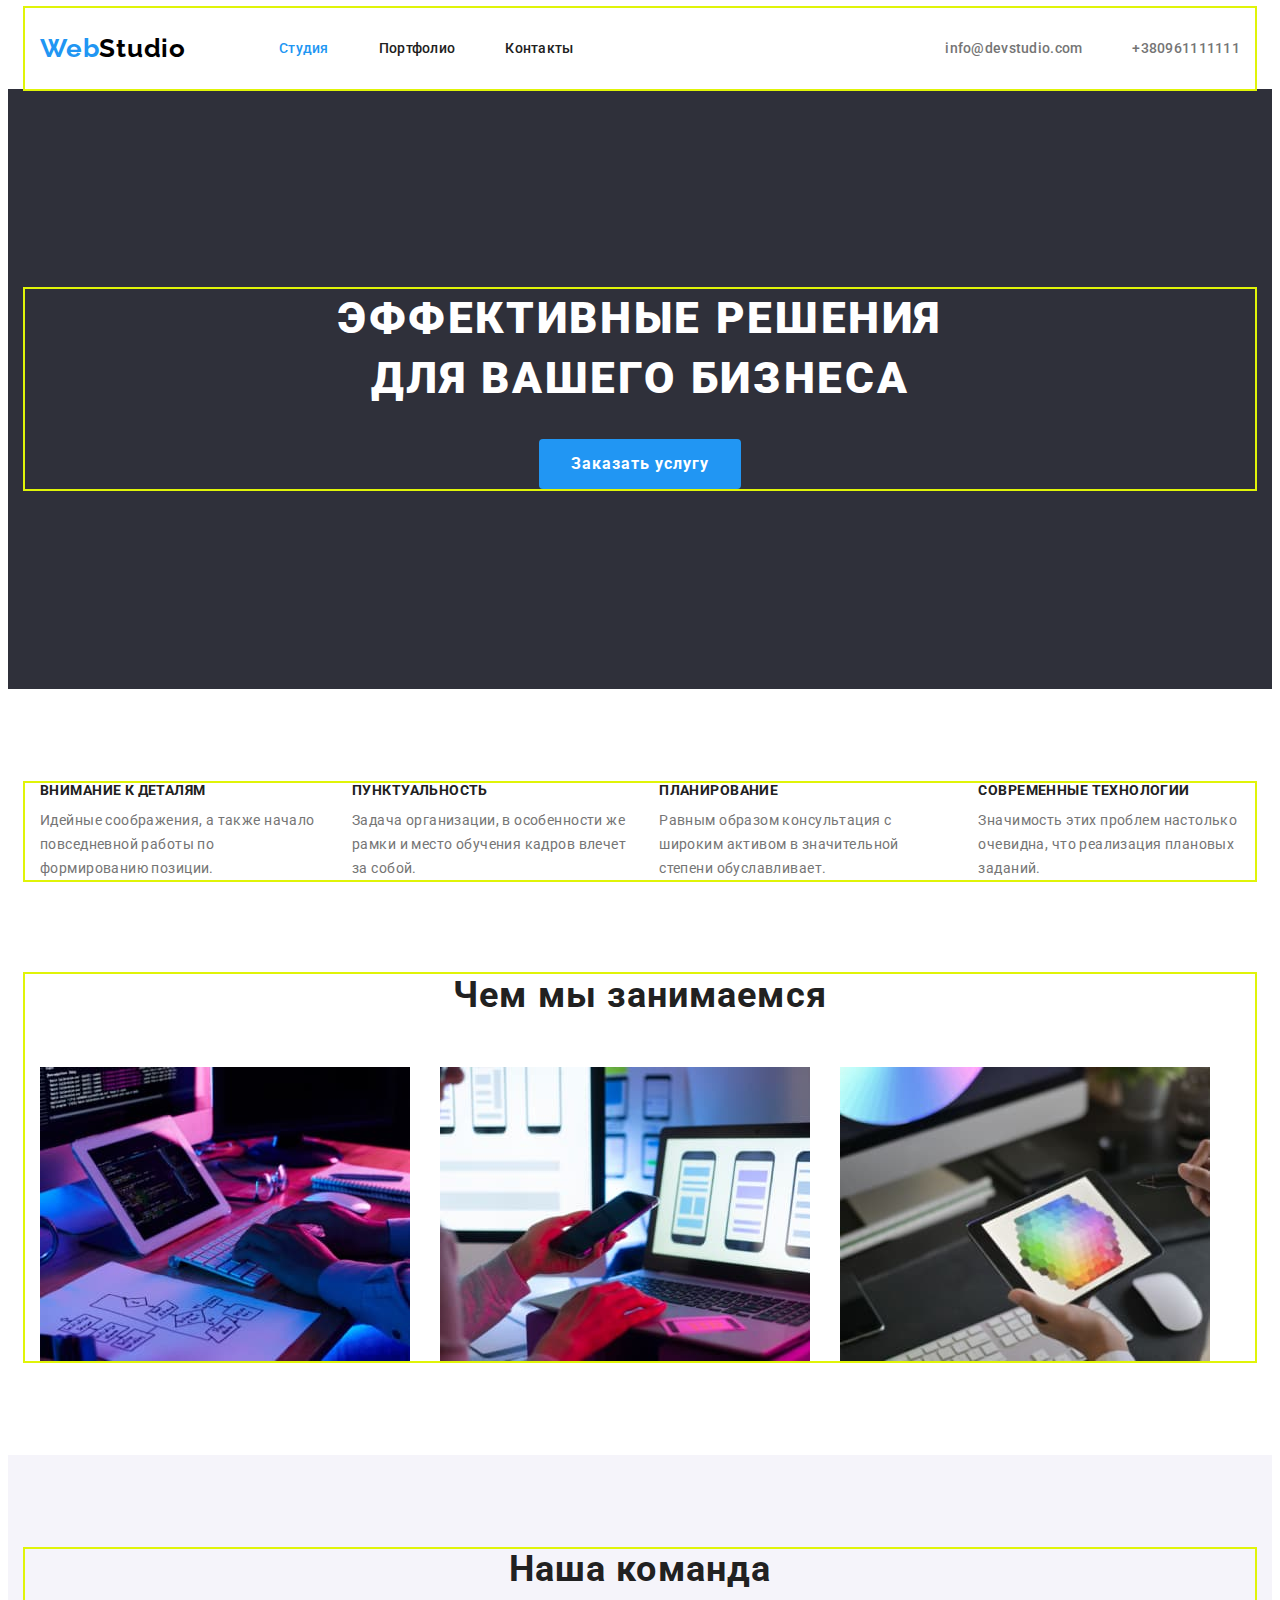
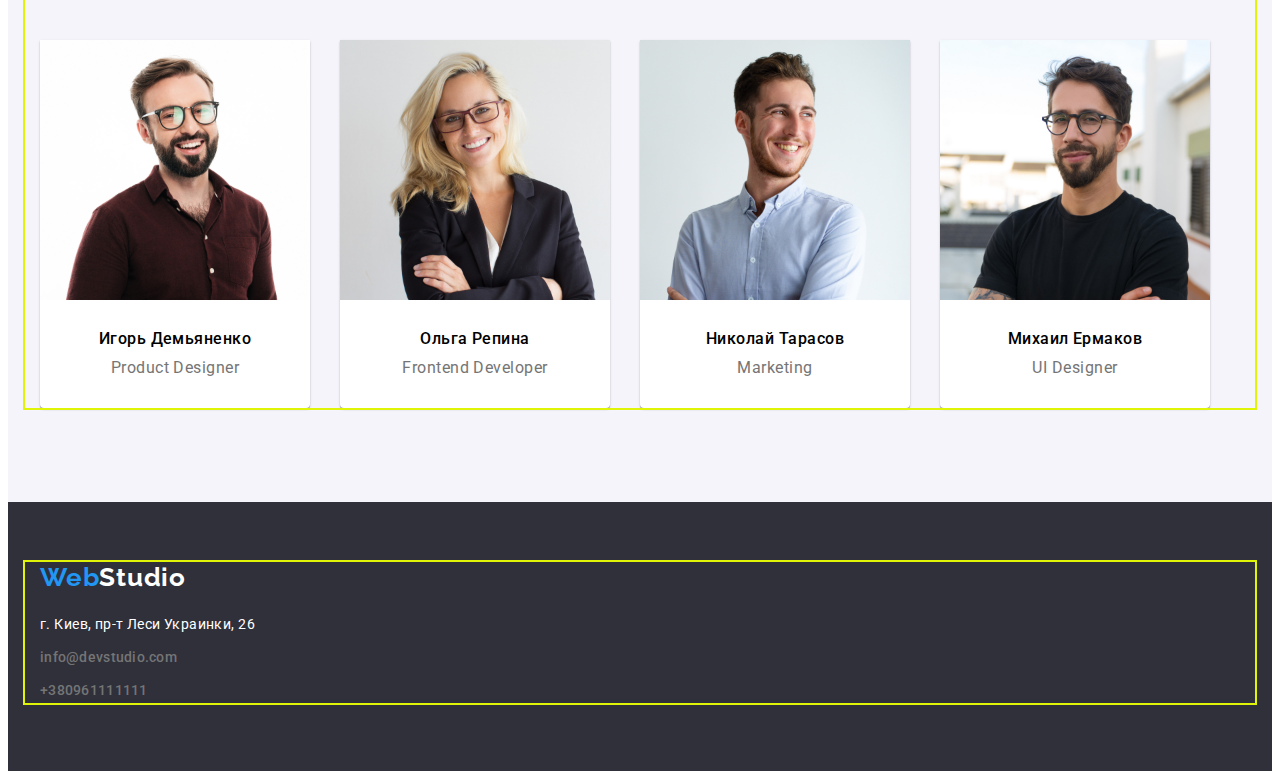
<file: index.html>
<!DOCTYPE html>
<html lang="ru">
  <head>
    <link
      href="https://fonts.googleapis.com/css2?family=Raleway:wght@700&family=Roboto:wght@400;500;700;900&display=swap"
      rel="stylesheet"
    />
    <style>
      @import url('https://fonts.googleapis.com/css2?family=Raleway:wght@700&family=Roboto:wght@400;500;700;900&display=swap');
    </style>
    <meta charset="UTF-8" />
    <meta http-equiv="X-UA-Compatible" content="IE=edge" />
    <meta name="viewport" content="width=device-width, initial-scale=1.0" />
    <title>Document</title>
    <!--Normalize start-->
    <link
      rel="stylesheet"
      href="https://cdnjs.cloudflare.com/ajax/libs/modern-normalize/1.1.0/modern-normalize.min.css"
      integrity="sha512-wpPYUAdjBVSE4KJnH1VR1HeZfpl1ub8YT/NKx4PuQ5NmX2tKuGu6U/JRp5y+Y8XG2tV+wKQpNHVUX03MfMFn9Q=="
      crossorigin="anonymous"
      referrerpolicy="no-referrer"
    />
    <!--Normalize end-->
    <!--Custom stiles start-->
    <link rel="stylesheet" href="./css/styles.css" />
    <!--Custon stiles end-->
  </head>
  <body>
    <!--site header-->
    <header>
      <div class="header-ctr container">
        <nav class="header-nav">
          <a href="./index.html" class="header-logo link"><span class="logo">Web</span>Studio </a>
          <ul class="site-nav list">
            <li class="header-item">
              <a href="./index.html" class="header-link link current">Студия</a>
            </li>
            <li class="header-item">
              <a href="./portfolio.html" class="header-link link">Портфолио</a>
            </li>
            <li class="header-item"><a href="#" class="header-link link">Контакты</a></li>
          </ul>
        </nav>
        <ul class="auth-nav list">
          <li class="header-item">
            <a href="mailto:info@devstudio.com" class="header-link link">info@devstudio.com</a>
          </li>
          <li class="header-item">
            <a href="tel:+380961111111" class="header-link link">+380961111111</a>
          </li>
        </ul>
      </div>
    </header>
    <!--menu-->
    <main>
      <section class="business">
        <div class="business-ctr container">
          <h1 class="business-title">Эффективные решения для вашего бизнеса</h1>
          <button type="button" class="business-btn">Заказать услугу</button>
        </div>
      </section>
      <!--our features-->
      <section class="ftr section">
        <div class="ftr-container container">
          <h2 class="visually-hidden">Наши особенности</h2>
          <ul class="feature-list list">
            <li class="ftr-item">
              <h3 class="ftr-title">Внимание к деталям</h3>
              <p class="ftr-text">
                Идейные соображения, а также начало повседневной работы по формированию позиции.
              </p>
            </li>
            <li class="ftr-item">
              <h3 class="ftr-title">Пунктуальность</h3>
              <p class="ftr-text">
                Задача организации, в особенности же рамки и место обучения кадров влечет за собой.
              </p>
            </li>
            <li class="ftr-item">
              <h3 class="ftr-title">Планирование</h3>
              <p class="ftr-text">
                Равным образом консультация с широким активом в значительной степени обуславливает.
              </p>
            </li>
            <li class="ftr-item">
              <h3 class="ftr-title">Современные технологии</h3>
              <p class="ftr-text">
                Значимость этих проблем настолько очевидна, что реализация плановых заданий.
              </p>
            </li>
          </ul>
        </div>
      </section>
      <section class="work section">
        <div class="work-container container">
          <h2 class="work-title">Чем мы занимаемся</h2>
          <ul class="work-list list">
            <li class="work-item">
              <img src="./images/box1.jpg" class="work-photo" alt="work examples" width="370" />
            </li>
            <li class="work-item">
              <img src="./images/box2.jpg" class="work-photo" alt="work examples" width="370" />
            </li>
            <li class="work-item">
              <img src="./images/box3.jpg" class="work-photo" alt="work examples" width="370" />
            </li>
          </ul>
        </div>
      </section>
      <!--command-->
      <section class="command section">
        <div class="cmd-container container">
          <h2 class="command-title">Наша команда</h2>
          <ul class="cmd-list list">
            <li class="cmd-link">
              <img src="./images/img.jpg" class="command-photo" alt="photo" width="270" />
              <div class="cmd-item">
                <h3 class="command-name">Игорь Демьяненко</h3>
                <p class="command-text">Product Designer</p>
              </div>
            </li>
            <li class="cmd-link">
              <img src="./images/img(1).jpg" class="command-photo" alt="photo" width="270" />
              <div class="cmd-item">
                <h3 class="command-name">Ольга Репина</h3>
                <p class="command-text">Frontend Developer</p>
              </div>
            </li>
            <li class="cmd-link">
              <img src="./images/img(2).jpg" class="command-photo" alt="photo" width="270" />
              <div class="cmd-item">
                <h3 class="command-name">Николай Тарасов</h3>
                <p class="command-text">Marketing</p>
              </div>
            </li>
            <li class="cmd-link">
              <img src="./images/img(3).jpg" class="command-photo" alt="photo" width="270" />
              <div class="cmd-item">
                <h3 class="command-name">Михаил Ермаков</h3>
                <p class="command-text">UI Designer</p>
              </div>
            </li>
          </ul>
        </div>
      </section>
    </main>
    <!--site footer-->
    <footer>
      <div class="footer-container container">
        <a href="./index.html" class="footer-logo link"><span class="logo">Web</span>Studio</a>
        <address>
          <ul class="footer-auth-nav list">
            <li class="footer-item">
              <a
                href="https://goo.gl/maps/1xEYQ6vVZ9jPNZn68"
                class="footer-maps link"
                target="_blank"
                rel="noopener noreferrer"
                title="Карты Google"
                >г. Киев, пр-т Леси Украинки, 26</a
              >
            </li>
            <li class="footer-item">
              <a href="mailto:info@devstudio.com" class="adres-link link">info@devstudio.com</a>
            </li>
            <li class="footer-item">
              <a href="tel:+380961111111" class="adres-link link">+380961111111</a>
            </li>
          </ul>
        </address>
      </div>
    </footer>
  </body>
</html>
</file>
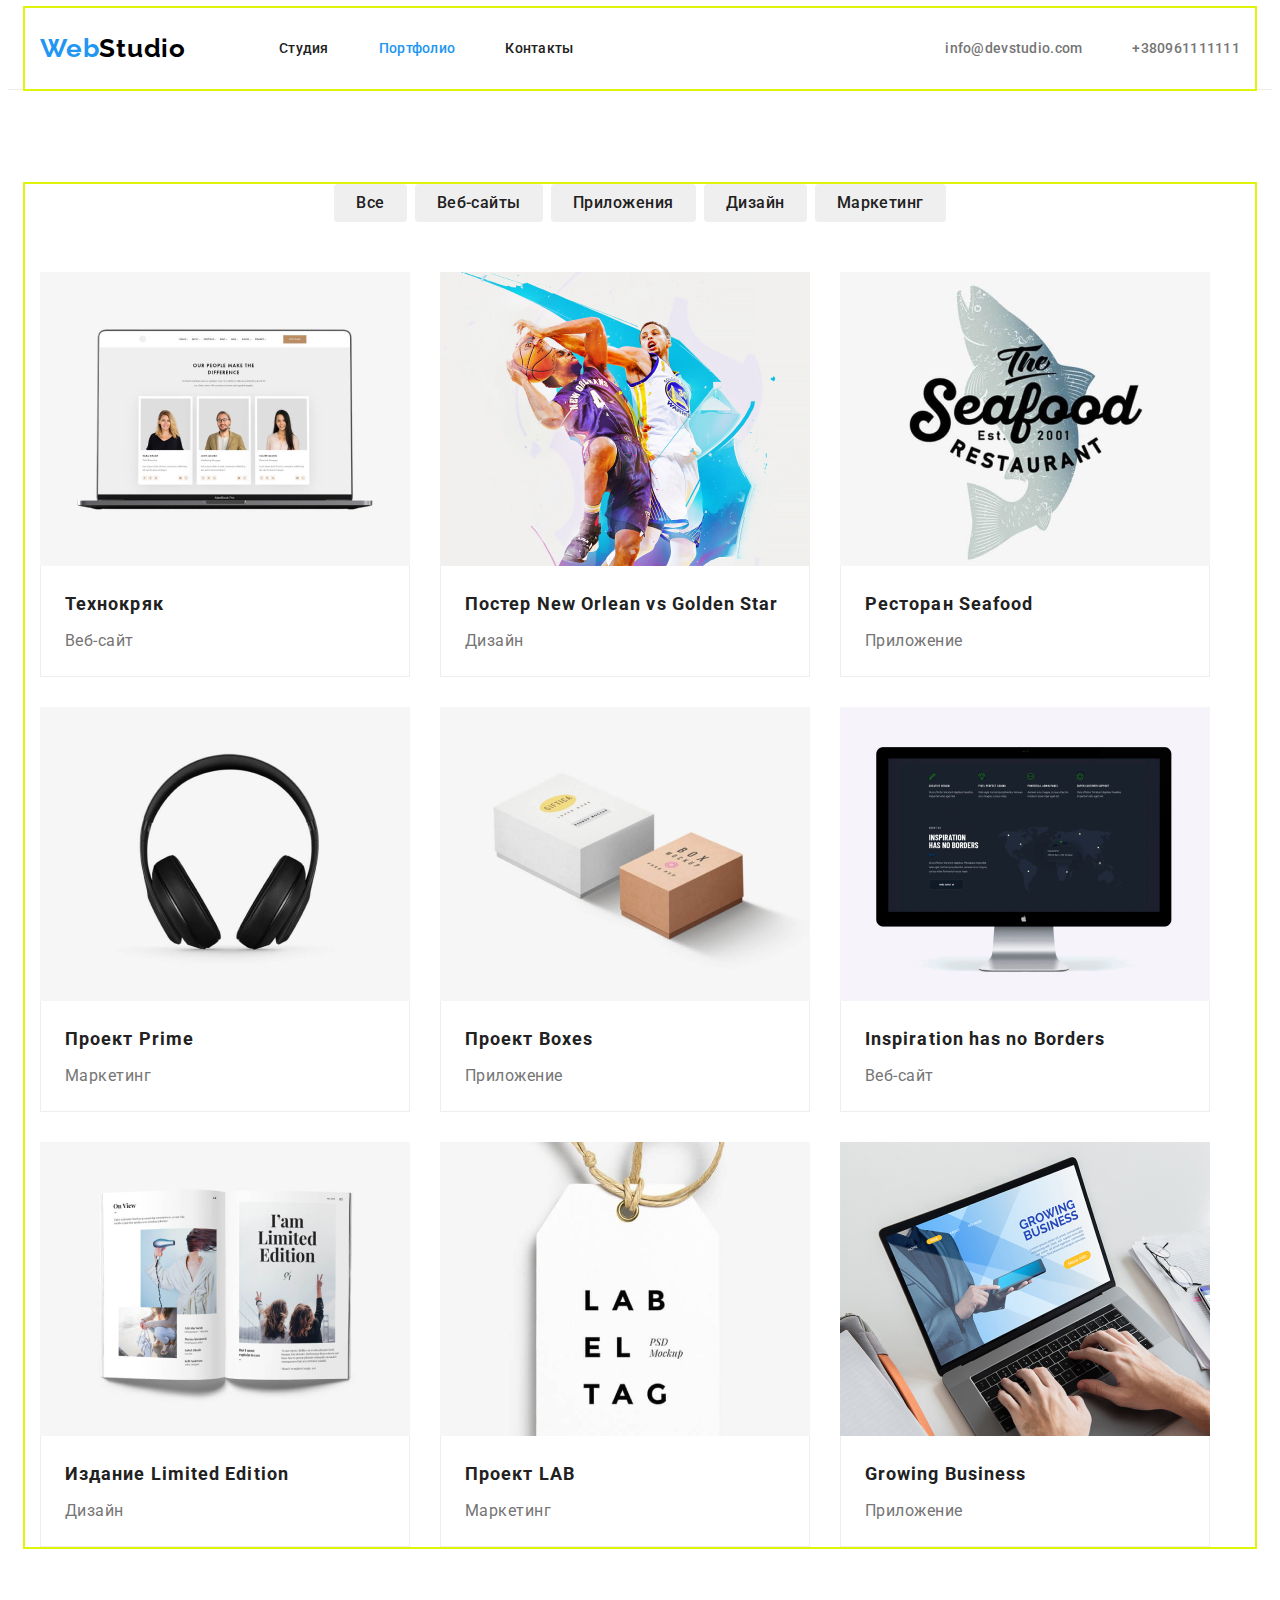
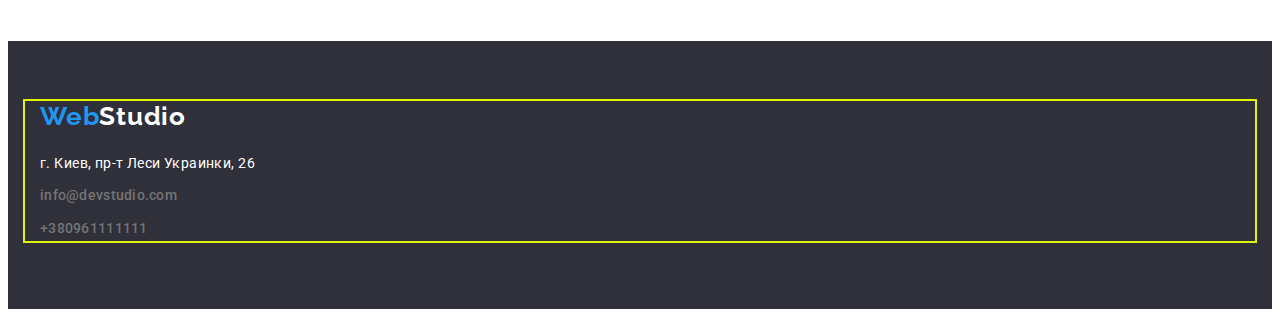
<file: portfolio.html>
<!DOCTYPE html>
<html lang="ru">
  <head>
    <link
      href="https://fonts.googleapis.com/css2?family=Raleway:wght@700&family=Roboto:wght@400;500;700;900&display=swap"
      rel="stylesheet"
    />
    <style>
      @import url('https://fonts.googleapis.com/css2?family=Raleway:wght@700&family=Roboto:wght@400;500;700;900&display=swap');
    </style>
    <meta charset="UTF-8" />
    <meta http-equiv="X-UA-Compatible" content="IE=edge" />
    <meta name="viewport" content="width=device-width, initial-scale=1.0" />
    <title>Document</title>
    <!--Normalize start-->
    <link
      rel="stylesheet"
      href="https://cdnjs.cloudflare.com/ajax/libs/modern-normalize/1.1.0/modern-normalize.min.css"
      integrity="sha512-wpPYUAdjBVSE4KJnH1VR1HeZfpl1ub8YT/NKx4PuQ5NmX2tKuGu6U/JRp5y+Y8XG2tV+wKQpNHVUX03MfMFn9Q=="
      crossorigin="anonymous"
      referrerpolicy="no-referrer"
    />
    <!--Normalize end-->
    <!--Custom stiles start-->
    <link rel="stylesheet" href="./css/styles.css" />
    <!--Custon stiles end-->
  </head>
  <body>
    <!--site header-->
    <header class="header-portfolio">
      <div class="header-ctr container">
        <nav class="header-nav">
          <a href="./index.html" class="header-logo link"><span class="logo">Web</span>Studio </a>
          <ul class="site-nav list">
            <li class="header-item">
              <a href="./index.html" class="header-link link">Студия</a>
            </li>
            <li class="header-item">
              <a href="./portfolio.html" class="header-link link current">Портфолио</a>
            </li>
            <li class="header-item"><a href="#" class="header-link link">Контакты</a></li>
          </ul>
        </nav>
        <ul class="auth-nav list">
          <li class="header-item">
            <a href="mailto:info@devstudio.com" class="header-link link">info@devstudio.com</a>
          </li>
          <li class="header-item">
            <a href="tel:+380961111111" class="header-link link">+380961111111</a>
          </li>
        </ul>
      </div>
    </header>
    <!--menu-->
    <main>
      <section class="section">
        <div class="working container">
          <h1 class="visually-hidden">Навигация</h1>
          <ul class="visually-list list">
            <li class="button-item">
              <button type="button" class="button-nav link">Все</button>
            </li>
            <li class="button-item">
              <button type="button" class="button-nav link">Веб-сайты</button>
            </li>
            <li class="button-item">
              <button type="button" class="button-nav link">Приложения</button>
            </li>
            <li class="button-item">
              <button type="button" class="button-nav link">Дизайн</button>
            </li>
            <li class="button-item">
              <button type="button" class="button-nav link">Маркетинг</button>
            </li>
          </ul>
          <ul class="working-list list">
            <li class="work-item">
              <a href="#" class="working-link link">
                <img src="./images/img1.jpg" alt="work examples" width="370" />
                <div class="working-item">
                  <h3 class="work-examples">Технокряк</h3>
                  <p class="examples">Веб-сайт</p>
                </div>
              </a>
            </li>
            <li class="work-item">
              <a href="#" class="working-link link">
                <img src="./images/img2.jpg" alt="work examples" width="370" />
                <div class="working-item">
                  <h3 class="work-examples">Постер New Orlean vs Golden Star</h3>
                  <p class="examples">Дизайн</p>
                </div>
              </a>
            </li>
            <li class="work-item">
              <a href="#" class="working-link link">
                <img src="./images/img3.jpg" alt="work examples" width="370" />
                <div class="working-item">
                  <h3 class="work-examples">Ресторан Seafood</h3>
                  <p class="examples">Приложение</p>
                </div>
              </a>
            </li>
            <li class="work-item">
              <a href="#" class="working-link link">
                <img src="./images/img4.jpg" alt="work examples" width="370" />
                <div class="working-item">
                  <h3 class="work-examples">Проект Prime</h3>
                  <p class="examples">Маркетинг</p>
                </div>
              </a>
            </li>
            <li class="work-item">
              <a href="#" class="working-link link">
                <img src="./images/img5.jpg" alt="work examples" width="370" />
                <div class="working-item">
                  <h3 class="work-examples">Проект Boxes</h3>
                  <p class="examples">Приложение</p>
                </div>
              </a>
            </li>
            <li class="work-item">
              <a href="#" class="working-link link">
                <img src="./images/img6.jpg" alt="work examples" width="370" />
                <div class="working-item">
                  <h3 class="work-examples">Inspiration has no Borders</h3>
                  <p class="examples">Веб-сайт</p>
                </div>
              </a>
            </li>
            <li class="work-item">
              <a href="#" class="working-link link">
                <img src="./images/img7.jpg" alt="work examples" width="370" />
                <div class="working-item">
                  <h3 class="work-examples">Издание Limited Edition</h3>
                  <p class="examples">Дизайн</p>
                </div>
              </a>
            </li>
            <li class="work-item">
              <a href="#" class="working-link link">
                <img src="./images/img8.jpg" alt="work examples" width="370" />
                <div class="working-item">
                  <h3 class="work-examples">Проект LAB</h3>
                  <p class="examples">Маркетинг</p>
                </div>
              </a>
            </li>
            <li class="work-item">
              <a href="#" class="working-link link">
                <img src="./images/img9.jpg" alt="work examples" width="370" />
                <div class="working-item">
                  <h3 class="work-examples">Growing Business</h3>
                  <p class="examples">Приложение</p>
                </div>
              </a>
            </li>
          </ul>
        </div>
      </section>
    </main>
    <!--site footer-->
    <footer>
      <div class="footer-container container">
        <a href="./index.html" class="footer-logo link"><span class="logo">Web</span>Studio</a>
        <address>
          <ul class="footer-auth-nav list">
            <li class="footer-item">
              <a
                href="https://goo.gl/maps/1xEYQ6vVZ9jPNZn68"
                class="footer-maps link"
                target="_blank"
                rel="noopener noreferrer"
                title="Карты Google"
                >г. Киев, пр-т Леси Украинки, 26</a
              >
            </li>
            <li class="footer-item">
              <a href="mailto:info@devstudio.com" class="adres-link link">info@devstudio.com</a>
            </li>
            <li class="footer-item">
              <a href="tel:+380961111111" class="adres-link link">+380961111111</a>
            </li>
          </ul>
        </address>
      </div>
    </footer>
  </body>
</html>
</file>
<file: css/styles.css>
:root {
  --color-text: #212121;
  --background-color: #2f303a;
  --color-accent: #757575;
  --color-blak: #000000;
  --color-title-second: #ffffff;
  --backround-title: #f5f4fa;
  --color-title: #ececec;
  --title-accent: #eeeeee;
  --color-logo: #2196f3;
  --background-color-btn: #118ce8;
  --transparency: rgba(255, 255, 255, 0.6);
}
body {
  font-family: roboto, sans-serif;
  background-color: var(--color-title-second);
  color: var(--color-text);
  font-size: 14px;
  letter-spacing: 0.03em;
}
.container {
  outline: 2px solid rgb(224, 244, 8);
  width: 1200px;
  margin: 0 auto;
  padding: 0 15px;
}
.visually-hidden {
  position: absolute;
  white-space: nowrap;
  width: 1px;
  height: 1px;
  overflow: hidden;
  border: 0;
  padding: 0;
  clip: rect(0 0 0 0);
  clip-path: inset(50%);
  margin: -1px;
}
/*******************Reset stile*******************/
h1,
h2,
h3,
h4,
h5,
h6,
p {
  margin: 0;
}
img {
  display: block;
  max-width: 100%;
  height: auto;
}
address {
  font-style: normal;
}
button {
  display: block;
  margin: 0 auto;
  font-family: roboto;
  cursor: pointer;
  border: none;
  border-radius: 4px;
}
.section {
  padding-top: 94px;
  padding-bottom: 94px;
}
.link {
  text-decoration: none;
  color: inherits;
}
.list {
  list-style: none;
  padding-left: 0;
  margin: 0;
}

/*/////////навигация страницы//////////*/
/*---------------header----------------*/
.header-ctr {
  align-items: center;
  display: flex;
}
.header-nav {
  display: flex;
  align-items: center;
}
.header-logo {
  margin-right: 93px;
  font-family: Raleway, sans-serif;
  font-weight: 700;
  font-size: 26px;
  line-height: 1.19;
  letter-spacing: 0.03em;
  color: var(--color-blak);
}
.logo {
  color: var(--color-logo);
}
.site-nav {
  display: flex;
  gap: 50px;
  align-items: center;
}
.site-nav .link {
  color: var(--color-text);
  font-family: 'Roboto';
  font-style: normal;
  font-weight: 500;
  font-size: 14px;
  line-height: 1.14;
  letter-spacing: 0.02em;
}
.site-nav .link:hover,
.site-nav .link:focus {
  color: var(--color-logo);
}
.site-nav .current {
  color: var(--color-logo);
}
.header-item {
  padding-top: 32px;
  padding-bottom: 32px;
}
.auth-nav {
  margin-left: auto;
  display: flex;
  gap: 50px;
}
.auth-nav .link {
  color: var(--color-accent);
  font-weight: 500;
  line-height: 1.14;
  letter-spacing: 0.02em;
}
.auth-nav .link:hover,
.auth-nav .link:focus {
  color: var(--color-logo);
}
/*****************header end**************/

/*----------------business--------------*/
.business {
  padding: 200px 0;
  background-color: var(--background-color);
}
.business-title {
  margin-bottom: 30px;
}
.business-title {
  color: var(--color-title-second);
  font-weight: 900;
  font-size: 44px;
  width: 696px;
  margin: 0 auto;
  margin-bottom: 30px;
  line-height: 1.36;
  text-align: center;
  letter-spacing: 0.06em;
  text-transform: uppercase;
}
/*-----------------button ------------------*/

.business-btn {
  color: var(--color-title-second);
  background-color: var(--color-logo);
  font-weight: 700;
  font-size: 16px;
  line-height: 1.88;
  letter-spacing: 0.06em;
  padding: 10px 32px;
}
.business-btn:hover,
.business-btn:focus {
  background-color: #118ce8;
}
/*****************business end****************/

/*----------------our features---------------*/

.ftr-container .container {
  padding-top: 94px;
  padding-bottom: 94px;
}

.feature-list {
  display: flex;
  gap: 30px;
}

.ftr-title {
  margin-bottom: 10px;
  color: var(--color-text);
  font-family: 'Roboto';
  font-style: normal;
  font-weight: 700;
  font-size: 14px;
  line-height: 1.14;
  letter-spacing: 0.03em;
  text-transform: uppercase;
}

.ftr-text {
  color: var(--color-accent);
  font-family: 'Roboto';
  font-style: normal;
  font-weight: 400;
  font-size: 14px;
  line-height: 1.71;
  letter-spacing: 0.03em;
}
/***************our features and**************/

/*--------------------Work-------------------*/
.work {
  padding-top: 0;
}
.work-container .container {
  display: block;
}
.work-title {
  color: var(--color-text);
  font-family: 'Roboto';
  padding: 0;
  margin-bottom: 50px;
  font-weight: 700;
  font-size: 36px;
  line-height: 1.17;
  text-align: center;
  letter-spacing: 0.03em;
}
.work-list {
  display: flex;
  gap: 30px;
}
.work-item {
  display: inline;
}
/*********************Work end********************/

/*--------------------Command--------------------*/
.command {
  background-color: var(--backround-title);
}
.command-title {
  margin-bottom: 50px;
  color: var(--color-text);
  font-weight: 700;
  font-size: 36px;
  line-height: 1.16;
  text-align: center;
  letter-spacing: 0.03em;
}
.cmd-list {
  display: flex;
  gap: 30px;
}
.cmd-link {
  background: var(--color-title-second);
  box-shadow: 0px 1px 3px rgba(0, 0, 0, 0.12), 0px 1px 1px rgba(0, 0, 0, 0.14),
    0px 2px 1px rgba(0, 0, 0, 0.2);
  border-radius: 0px 0px 4px 4px;
}
.command-name {
  margin-bottom: 10px;
  color: var(--color-blak);
  font-weight: 500;
  font-size: 16px;
  line-height: 1.18;
  text-align: center;
  letter-spacing: 0.03em;
}
.command-text {
  color: var(--color-accent);
  font-family: 'Roboto';
  font-weight: 400;
  font-size: 16px;
  line-height: 1.18;
  text-align: center;
  letter-spacing: 0.03em;
}
.cmd-item {
  padding-top: 30px;
  padding-bottom: 30px;
}
/*******************Command end********************/

/*--------------------footer----------------------*/
footer {
  background-color: var(--background-color);
  padding-top: 60px;
  padding-bottom: 60px;
}
.footer-container.container {
  margin-bottom: 8px;
  display: block;
}
.footer-logo {
  font-family: Raleway, sans-serif;
  font-weight: 700;
  font-size: 26px;
  line-height: 1.19;
  letter-spacing: 0.03em;
  color: var(--color-title-second);
  display: block;
  margin-bottom: 20px;
}
.footer-item:not(:last-child) {
  margin-bottom: 9px;
}
.footer-maps:hover,
.footer-maps:focus {
  color: var(--background-color-btn);
}
.footer-maps {
  color: #ffffff;
  font-weight: 400;
  font-size: 14px;
  line-height: 1.71;
  letter-spacing: 0.03em;
}

.adres-link {
  color: #757575;
  font-weight: 500;
  font-size: 14px;
  line-height: 1.71;
  letter-spacing: 0.02em;
}
.adres-link:hover,
:focus {
  color: var(--background-color-btn);
}
/*********************footer end**********************/

/*----------------Стили для портфолио----------------*/
/*----------------working container------------------*/
.header-portfolio {
  border-bottom: solid 1px;
  color: var(--color-title);
}
.working .container {
  padding-top: 94px;
  padding-bottom: 94px;
}

.visually-list {
  display: flex;
  justify-content: center;
  margin-bottom: 50px;
  gap: 8px;
}
.button-nav {
  color: var(--color-text);
  font-style: medium;
  font-weight: 500;
  font-size: 16px;
  line-height: 1.62;
  letter-spacing: 0.03em;
  padding: 6px 22px;
}
.button-nav:hover,
.button-nav:focus {
  color: var(--color-title-second);
  background-color: var(--color-logo);
}
.working .container {
  padding-top: 94px;
  padding-bottom: 80px;
}
.working-list {
  display: flex;
  flex-wrap: wrap;
  gap: 30px;
}

.working-item {
  padding: 20px 24px;
  border: 1px solid var(--title-accent);
  border-top: 0;
}
.work-examples {
  color: var(--color-text);
  font-weight: 700;
  font-size: 18px;
  line-height: 2;
  letter-spacing: 0.06em;
}
.examples {
  margin-top: 4px;
  color: var(--color-accent);
  font-weight: 400;
  font-size: 16px;
  line-height: 1.87;
  letter-spacing: 0.03em;
}
/*****************working container end*******************/
/****************Стили для портфолио end******************/
</file>
